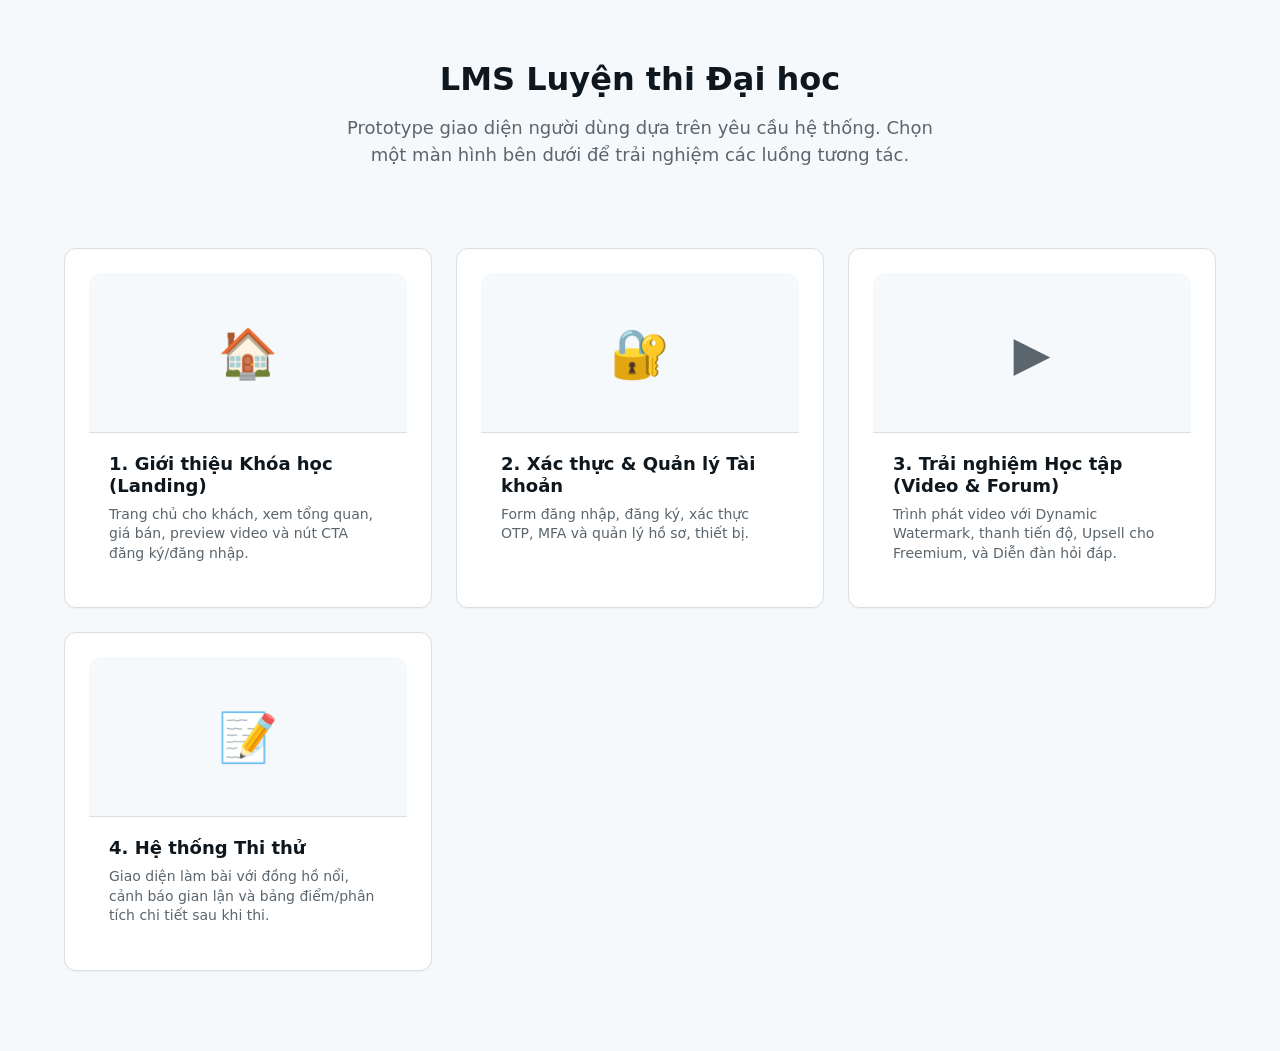
<file: UI/index.html>
<!DOCTYPE html>
<html lang="vi">
<head>
  <meta charset="UTF-8">
  <meta name="viewport" content="width=device-width, initial-scale=1.0">
  <title>LMS Luyện thi Đại học - UI Prototype</title>
  <link rel="stylesheet" href="shared.css">
  <style>
    .launcher-header {
      padding: 60px 0 40px;
      text-align: center;
    }
    .launcher-header h1 {
      font-size: 32px;
      margin-bottom: 16px;
    }
    .launcher-header p {
      color: var(--muted);
      max-width: 600px;
      margin: 0 auto;
      font-size: 18px;
    }
    .grid {
      display: grid;
      grid-template-columns: repeat(auto-fit, minmax(300px, 1fr));
      gap: 24px;
      margin-top: 40px;
      padding-bottom: 80px;
    }
    .screen-card {
      display: flex;
      flex-direction: column;
      text-decoration: none;
      color: inherit;
      transition: transform 0.2s, box-shadow 0.2s;
    }
    .screen-card:hover {
      transform: translateY(-4px);
      box-shadow: var(--shadow-lg);
      text-decoration: none;
    }
    .screen-card-img {
      height: 160px;
      background: var(--bg);
      border-bottom: 1px solid var(--border);
      display: flex;
      align-items: center;
      justify-content: center;
      border-radius: var(--radius-md) var(--radius-md) 0 0;
      color: var(--muted);
      font-size: 48px;
    }
    .screen-card-content {
      padding: 20px;
      flex: 1;
    }
    .screen-card-title {
      font-size: 18px;
      margin-bottom: 8px;
      color: var(--fg);
    }
    .screen-card-desc {
      font-size: 14px;
      color: var(--muted);
      line-height: 1.4;
    }
  </style>
</head>
<body>
  <div class="container">
    <div class="launcher-header">
      <h1>LMS Luyện thi Đại học</h1>
      <p>Prototype giao diện người dùng dựa trên yêu cầu hệ thống. Chọn một màn hình bên dưới để trải nghiệm các luồng tương tác.</p>
    </div>

    <div class="grid">
      <a href="landing.html" class="card screen-card">
        <div class="screen-card-img">🏠</div>
        <div class="screen-card-content">
          <h3 class="screen-card-title">1. Giới thiệu Khóa học (Landing)</h3>
          <p class="screen-card-desc">Trang chủ cho khách, xem tổng quan, giá bán, preview video và nút CTA đăng ký/đăng nhập.</p>
        </div>
      </a>

      <a href="auth.html" class="card screen-card">
        <div class="screen-card-img">🔐</div>
        <div class="screen-card-content">
          <h3 class="screen-card-title">2. Xác thực & Quản lý Tài khoản</h3>
          <p class="screen-card-desc">Form đăng nhập, đăng ký, xác thực OTP, MFA và quản lý hồ sơ, thiết bị.</p>
        </div>
      </a>

      <a href="learning.html" class="card screen-card">
        <div class="screen-card-img">▶️</div>
        <div class="screen-card-content">
          <h3 class="screen-card-title">3. Trải nghiệm Học tập (Video & Forum)</h3>
          <p class="screen-card-desc">Trình phát video với Dynamic Watermark, thanh tiến độ, Upsell cho Freemium, và Diễn đàn hỏi đáp.</p>
        </div>
      </a>

      <a href="quiz.html" class="card screen-card">
        <div class="screen-card-img">📝</div>
        <div class="screen-card-content">
          <h3 class="screen-card-title">4. Hệ thống Thi thử</h3>
          <p class="screen-card-desc">Giao diện làm bài với đồng hồ nổi, cảnh báo gian lận và bảng điểm/phân tích chi tiết sau khi thi.</p>
        </div>
      </a>
    </div>
  </div>
</body>
</html>
</file>
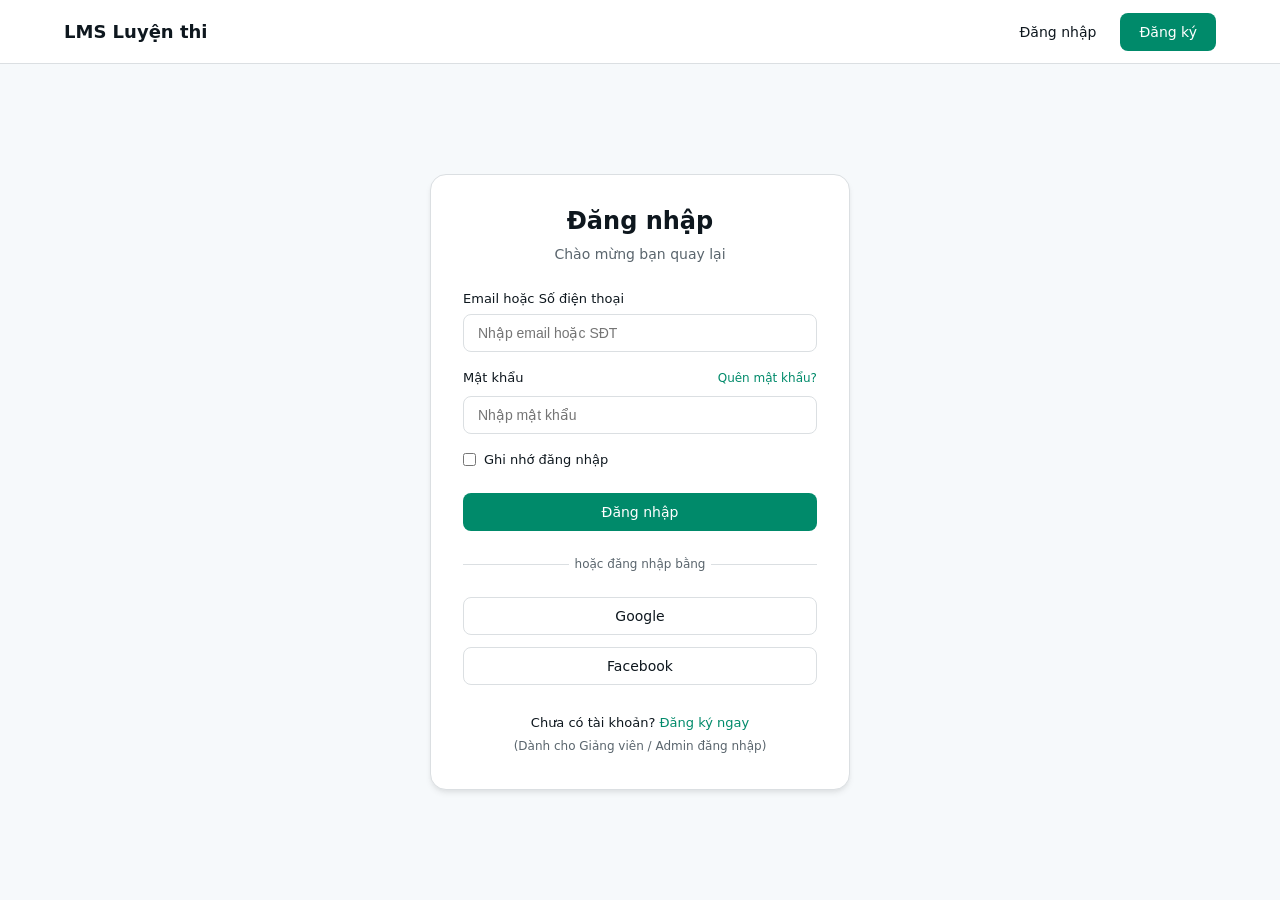
<file: UI/auth.html>
<!DOCTYPE html>
<html lang="vi">
<head>
  <meta charset="UTF-8">
  <meta name="viewport" content="width=device-width, initial-scale=1.0">
  <title>Xác thực & Tài khoản - LMS Luyện thi</title>
  <link rel="stylesheet" href="shared.css">
  <style>
    body {
      background: var(--bg);
      display: flex;
      flex-direction: column;
      min-height: 100vh;
    }
    .auth-wrapper {
      flex: 1;
      display: flex;
      align-items: center;
      justify-content: center;
      padding: 40px 24px;
    }
    .auth-container {
      width: 100%;
      max-width: 420px;
      margin: 0 auto;
    }
    .auth-card {
      background: var(--surface);
      border-radius: var(--radius-lg);
      padding: 32px;
      box-shadow: var(--shadow-md);
      border: 1px solid var(--border);
    }
    .auth-header {
      text-align: center;
      margin-bottom: 24px;
    }
    .auth-title {
      font-size: 24px;
      margin-bottom: 8px;
    }
    .auth-subtitle {
      color: var(--muted);
      font-size: 14px;
    }
    .auth-panel {
      display: none;
    }
    .auth-panel.active {
      display: block;
      animation: fadeIn 0.3s ease;
    }
    @keyframes fadeIn {
      from { opacity: 0; transform: translateY(10px); }
      to { opacity: 1; transform: translateY(0); }
    }
    
    .form-group {
      margin-bottom: 16px;
    }
    .password-checklist {
      background: var(--bg);
      border-radius: var(--radius-sm);
      padding: 12px;
      margin-top: 8px;
      font-size: 12px;
    }
    .checklist-item {
      display: flex;
      align-items: center;
      gap: 6px;
      margin-bottom: 4px;
      color: var(--muted);
    }
    .checklist-item.valid {
      color: var(--success);
    }
    .checklist-item:last-child { margin-bottom: 0; }
    
    .divider {
      display: flex;
      align-items: center;
      text-align: center;
      margin: 24px 0;
      color: var(--muted);
      font-size: 12px;
    }
    .divider::before, .divider::after {
      content: '';
      flex: 1;
      border-bottom: 1px solid var(--border);
    }
    .divider:not(:empty)::before { margin-right: .5em; }
    .divider:not(:empty)::after { margin-left: .5em; }
    
    .oauth-btn {
      width: 100%;
      background: var(--surface);
      border: 1px solid var(--border);
      color: var(--fg);
      margin-bottom: 12px;
    }
    .oauth-btn:hover { background: var(--bg); }
    
    .otp-inputs {
      display: flex;
      gap: 8px;
      justify-content: center;
      margin: 24px 0;
    }
    .otp-input {
      width: 48px;
      height: 56px;
      text-align: center;
      font-size: 24px;
      font-weight: 600;
      border-radius: var(--radius-sm);
      border: 1px solid var(--border);
    }
    .otp-input:focus {
      border-color: var(--accent);
      outline: none;
    }
    .timer {
      font-family: var(--font-mono, monospace);
      color: var(--warning);
      font-weight: 600;
    }
    
    /* Settings panel styling */
    .settings-container {
      max-width: 800px;
      margin: 40px auto;
      padding: 0 24px;
      display: none;
    }
    .settings-container.active { display: block; }
    
    .settings-layout {
      display: grid;
      grid-template-columns: 240px 1fr;
      gap: 32px;
    }
    .settings-nav {
      display: flex;
      flex-direction: column;
      gap: 8px;
    }
    .nav-item {
      padding: 10px 16px;
      border-radius: var(--radius-sm);
      color: var(--muted);
      cursor: pointer;
      font-weight: 500;
      transition: background 0.2s, color 0.2s;
    }
    .nav-item:hover { background: var(--bg); color: var(--fg); }
    .nav-item.active { background: color-mix(in oklch, var(--accent) 15%, transparent); color: var(--accent); }
    
    .settings-section {
      background: var(--surface);
      border-radius: var(--radius-lg);
      border: 1px solid var(--border);
      padding: 32px;
      margin-bottom: 24px;
    }
    .settings-section h2 { margin-bottom: 24px; font-size: 20px; }
    
    .qr-box {
      width: 160px;
      height: 160px;
      background: #fff;
      border: 1px solid var(--border);
      border-radius: var(--radius-sm);
      display: grid;
      place-items: center;
      margin: 16px 0;
    }
    .backup-codes {
      display: grid;
      grid-template-columns: 1fr 1fr;
      gap: 12px;
      background: var(--bg);
      padding: 16px;
      border-radius: var(--radius-sm);
      font-family: monospace;
      font-size: 14px;
    }
    .device-list {
      display: flex;
      flex-direction: column;
      gap: 16px;
    }
    .device-item {
      display: flex;
      justify-content: space-between;
      align-items: center;
      padding-bottom: 16px;
      border-bottom: 1px solid var(--border);
    }
    .device-item:last-child { border-bottom: none; padding-bottom: 0; }
    
    @media (max-width: 768px) {
      .settings-layout { grid-template-columns: 1fr; }
    }
  </style>
</head>
<body>
  
  <nav class="navbar">
    <div class="container flex items-center justify-between w-full">
      <a href="index.html" class="navbar-brand">LMS Luyện thi</a>
      <div id="nav-user-actions">
        <button class="btn btn-ghost" onclick="showPanel('login-panel')">Đăng nhập</button>
        <button class="btn btn-primary" onclick="showPanel('register-panel')">Đăng ký</button>
      </div>
    </div>
  </nav>

  <!-- Centered Auth Forms -->
  <div class="auth-wrapper" id="auth-wrapper">
    <div class="auth-container">
      <div class="auth-card">
        
        <!-- LOGIN PANEL -->
        <div id="login-panel" class="auth-panel active">
          <div class="auth-header">
            <h1 class="auth-title">Đăng nhập</h1>
            <p class="auth-subtitle">Chào mừng bạn quay lại</p>
          </div>
          <form onsubmit="handleLogin(event)">
            <div class="form-group">
              <label class="label">Email hoặc Số điện thoại</label>
              <input type="text" class="input" placeholder="Nhập email hoặc SĐT" required>
            </div>
            <div class="form-group">
              <div class="flex justify-between items-center mb-2">
                <label class="label" style="margin-bottom:0;">Mật khẩu</label>
                <a href="#" style="font-size:12px;">Quên mật khẩu?</a>
              </div>
              <input type="password" class="input" placeholder="Nhập mật khẩu" required>
            </div>
            <div class="flex items-center gap-2 mb-6">
              <input type="checkbox" id="remember">
              <label for="remember" style="font-size:13px; cursor:pointer;">Ghi nhớ đăng nhập</label>
            </div>
            <button type="submit" class="btn btn-primary w-full">Đăng nhập</button>
          </form>
          
          <div class="divider">hoặc đăng nhập bằng</div>
          <button class="btn oauth-btn">Google</button>
          <button class="btn oauth-btn">Facebook</button>
          
          <div class="text-center mt-4" style="font-size: 13px;">
            Chưa có tài khoản? <a href="#" onclick="showPanel('register-panel')">Đăng ký ngay</a>
          </div>
          <div class="text-center mt-6">
            <a href="#" class="text-muted" style="font-size: 12px;">(Dành cho Giảng viên / Admin đăng nhập)</a>
          </div>
        </div>

        <!-- REGISTER PANEL -->
        <div id="register-panel" class="auth-panel">
          <div class="auth-header">
            <h1 class="auth-title">Tạo tài khoản</h1>
            <p class="auth-subtitle">Bắt đầu hành trình luyện thi của bạn</p>
          </div>
          <form onsubmit="handleRegister(event)">
            <div class="form-group">
              <label class="label">Họ và tên</label>
              <input type="text" class="input" placeholder="Nguyễn Văn A" required>
            </div>
            <div class="flex gap-4">
              <div class="form-group w-full">
                <label class="label">Số điện thoại</label>
                <input type="tel" class="input" placeholder="09xxxx" required>
              </div>
              <div class="form-group w-full">
                <label class="label">Email</label>
                <input type="email" class="input" placeholder="email@example.com" required>
              </div>
            </div>
            <div class="form-group">
              <label class="label">Mật khẩu</label>
              <input type="password" class="input" id="reg-password" placeholder="Tạo mật khẩu" oninput="checkPassword()" required>
              <div class="password-checklist">
                <div class="checklist-item" id="chk-len">✓ Tối thiểu 8 ký tự</div>
                <div class="checklist-item" id="chk-upper">✓ 1 chữ hoa</div>
                <div class="checklist-item" id="chk-num">✓ 1 chữ số</div>
                <div class="checklist-item" id="chk-spec">✓ 1 ký tự đặc biệt</div>
              </div>
            </div>
            <div class="form-group">
              <label class="label">Xác nhận mật khẩu</label>
              <input type="password" class="input" placeholder="Nhập lại mật khẩu" required>
            </div>
            <button type="submit" class="btn btn-primary w-full mt-4">Đăng ký</button>
          </form>
          <div class="text-center mt-4" style="font-size: 13px;">
            Đã có tài khoản? <a href="#" onclick="showPanel('login-panel')">Đăng nhập</a>
          </div>
        </div>

        <!-- OTP PANEL -->
        <div id="otp-panel" class="auth-panel">
          <div class="auth-header">
            <h1 class="auth-title">Xác thực OTP</h1>
            <p class="auth-subtitle">Mã 6 chữ số đã được gửi qua SMS</p>
          </div>
          <form onsubmit="handleOTP(event)">
            <div class="otp-inputs">
              <input type="text" maxlength="1" class="otp-input" autofocus>
              <input type="text" maxlength="1" class="otp-input">
              <input type="text" maxlength="1" class="otp-input">
              <input type="text" maxlength="1" class="otp-input">
              <input type="text" maxlength="1" class="otp-input">
              <input type="text" maxlength="1" class="otp-input">
            </div>
            <div class="text-center mb-6">
              <span class="text-muted" style="font-size: 13px;">Mã hết hạn sau:</span>
              <span class="timer" id="otp-timer">05:00</span>
            </div>
            <button type="submit" class="btn btn-primary w-full mb-4">Xác nhận</button>
            <div class="text-center">
              <button type="button" class="btn btn-ghost" style="font-size: 13px;" disabled id="resend-btn">Gửi lại mã (còn 3 lần)</button>
            </div>
          </form>
        </div>

      </div>
    </div>
  </div>

  <!-- SETTINGS PANEL (Shown after auth) -->
  <div class="settings-container" id="settings-container">
    <div class="settings-layout">
      
      <div class="settings-nav">
        <div class="nav-item active" onclick="switchSetting('profile', this)">Thông tin cá nhân</div>
        <div class="nav-item" onclick="switchSetting('security', this)">Bảo mật & MFA</div>
        <div class="nav-item" onclick="switchSetting('devices', this)">Quản lý thiết bị</div>
        <div class="nav-item text-danger" onclick="logout()" style="margin-top: 16px;">Đăng xuất</div>
      </div>
      
      <div class="settings-content">
        
        <!-- Profile -->
        <div id="setting-profile" class="settings-section">
          <h2>Hồ sơ của bạn</h2>
          <div class="flex gap-4 items-center mb-6">
            <div style="width: 80px; height: 80px; border-radius: 50%; background: var(--bg); display: grid; place-items: center; font-size: 32px; border: 1px solid var(--border);">👤</div>
            <button class="btn btn-outline">Đổi ảnh đại diện</button>
          </div>
          <div class="grid" style="grid-template-columns: 1fr 1fr; gap: 16px;">
            <div class="form-group">
              <label class="label">Họ và tên</label>
              <input type="text" class="input" value="Nguyễn Văn A">
            </div>
            <div class="form-group">
              <label class="label">Ngày sinh</label>
              <input type="date" class="input" value="2005-01-01">
            </div>
            <div class="form-group">
              <label class="label">Giới tính</label>
              <select class="input">
                <option>Nam</option>
                <option>Nữ</option>
                <option>Khác</option>
              </select>
            </div>
            <div class="form-group">
              <label class="label">Email (Không thể đổi)</label>
              <input type="email" class="input" value="nguyenvana@example.com" disabled>
            </div>
          </div>
          <button class="btn btn-primary mt-4">Lưu thay đổi</button>
        </div>
        
        <!-- Security MFA -->
        <div id="setting-security" class="settings-section" style="display:none;">
          <h2>Xác thực đa yếu tố (MFA)</h2>
          <p class="text-muted mb-4">Quét mã QR dưới đây bằng Google Authenticator hoặc Authy để bật MFA.</p>
          <div class="flex gap-6">
            <div>
              <div class="qr-box">
                <img src="data:image/svg+xml,%3Csvg xmlns='http://www.w3.org/2000/svg' width='120' height='120' viewBox='0 0 120 120'%3E%3Cpath d='M10 10h30v30H10zM80 10h30v30H80zM10 80h30v30H10zM45 45h30v30H45z' fill='%23000'/%3E%3Cpath d='M20 20h10v10H20zM90 20h10v10H90zM20 90h10v10H20z' fill='%23fff'/%3E%3C/svg%3E" alt="QR" width="120">
              </div>
              <div class="form-group">
                <input type="text" class="input" placeholder="Nhập mã 6 số từ app">
              </div>
              <button class="btn btn-primary w-full">Kích hoạt MFA</button>
            </div>
            
            <div style="flex: 1;">
              <h3 style="font-size: 14px; margin-bottom: 12px;">Mã dự phòng (Backup Codes)</h3>
              <p class="text-muted mb-4" style="font-size: 13px;">Lưu lại 10 mã này để đăng nhập khi mất thiết bị. Mỗi mã chỉ dùng 1 lần.</p>
              <div class="backup-codes">
                <div>8291-A48X</div>
                <div>L2M9-10P3</div>
                <div>X9K1-44B2</div>
                <div>99A1-ZZ4X</div>
                <div>P101-C443</div>
                <div>8291-A48X</div>
                <div>L2M9-10P3</div>
                <div>X9K1-44B2</div>
                <div>99A1-ZZ4X</div>
                <div>P101-C443</div>
              </div>
              <button class="btn btn-outline w-full mt-4">Tải xuống file TXT</button>
            </div>
          </div>
        </div>
        
        <!-- Devices -->
        <div id="setting-devices" class="settings-section" style="display:none;">
          <h2>Phiên đăng nhập</h2>
          <p class="text-muted mb-6">Quản lý các thiết bị đang đăng nhập tài khoản của bạn.</p>
          <div class="device-list">
            <div class="device-item">
              <div>
                <div style="font-weight: 500; margin-bottom: 4px;">MacBook Pro (Thiết bị hiện tại)</div>
                <div class="text-muted" style="font-size: 13px;">Chrome 114 • IP: 192.168.1.1 • Vừa xong</div>
              </div>
              <span class="badge badge-success">Đang dùng</span>
            </div>
            <div class="device-item">
              <div>
                <div style="font-weight: 500; margin-bottom: 4px;">iPhone 14 Pro</div>
                <div class="text-muted" style="font-size: 13px;">Safari iOS • IP: 14.22.x.x • Hôm qua</div>
              </div>
              <button class="btn btn-outline" style="padding: 6px 12px; font-size: 12px;">Đăng xuất</button>
            </div>
            <div class="device-item">
              <div>
                <div style="font-weight: 500; margin-bottom: 4px;">Windows PC</div>
                <div class="text-muted" style="font-size: 13px;">Edge • IP: 113.160.x.x • 3 ngày trước</div>
              </div>
              <button class="btn btn-outline" style="padding: 6px 12px; font-size: 12px;">Đăng xuất</button>
            </div>
          </div>
        </div>
        
      </div>
    </div>
  </div>

  <script>
    function showPanel(id) {
      document.querySelectorAll('.auth-panel').forEach(p => p.classList.remove('active'));
      document.getElementById(id).classList.add('active');
    }
    
    function switchSetting(id, el) {
      document.querySelectorAll('.settings-section').forEach(s => s.style.display = 'none');
      document.querySelectorAll('.nav-item').forEach(n => n.classList.remove('active'));
      document.getElementById('setting-' + id).style.display = 'block';
      el.classList.add('active');
    }

    // Handle form submissions for prototype flow
    function handleLogin(e) {
      e.preventDefault();
      // Simulate sending OTP
      showPanel('otp-panel');
      startTimer();
    }
    function handleRegister(e) {
      e.preventDefault();
      // Simulate going to OTP
      showPanel('otp-panel');
      startTimer();
    }
    function handleOTP(e) {
      e.preventDefault();
      // Success auth, show settings
      document.getElementById('auth-wrapper').style.display = 'none';
      document.getElementById('nav-user-actions').style.display = 'none';
      document.getElementById('settings-container').classList.add('active');
    }
    function logout() {
      document.getElementById('settings-container').classList.remove('active');
      document.getElementById('auth-wrapper').style.display = 'flex';
      document.getElementById('nav-user-actions').style.display = 'block';
      showPanel('login-panel');
    }

    // OTP Timer
    let timerInt;
    function startTimer() {
      clearInterval(timerInt);
      let time = 300; // 5 mins
      const el = document.getElementById('otp-timer');
      timerInt = setInterval(() => {
        time--;
        const m = Math.floor(time / 60).toString().padStart(2, '0');
        const s = (time % 60).toString().padStart(2, '0');
        el.textContent = `${m}:${s}`;
        if(time <= 0) {
          clearInterval(timerInt);
          document.getElementById('resend-btn').removeAttribute('disabled');
        }
      }, 1000);
    }

    // Auto-advance OTP inputs
    const inputs = document.querySelectorAll('.otp-input');
    inputs.forEach((inpt, idx) => {
      inpt.addEventListener('input', () => {
        if(inpt.value && idx < inputs.length - 1) inputs[idx+1].focus();
      });
      inpt.addEventListener('keydown', (e) => {
        if(e.key === 'Backspace' && !inpt.value && idx > 0) inputs[idx-1].focus();
      });
    });

    // Password strength checklist simulator
    function checkPassword() {
      const val = document.getElementById('reg-password').value;
      const chkLen = document.getElementById('chk-len');
      const chkUpper = document.getElementById('chk-upper');
      const chkNum = document.getElementById('chk-num');
      const chkSpec = document.getElementById('chk-spec');
      
      val.length >= 8 ? chkLen.classList.add('valid') : chkLen.classList.remove('valid');
      /[A-Z]/.test(val) ? chkUpper.classList.add('valid') : chkUpper.classList.remove('valid');
      /[0-9]/.test(val) ? chkNum.classList.add('valid') : chkNum.classList.remove('valid');
      /[^a-zA-Z0-9]/.test(val) ? chkSpec.classList.add('valid') : chkSpec.classList.remove('valid');
    }
  </script>
</body>
</html>
</file>
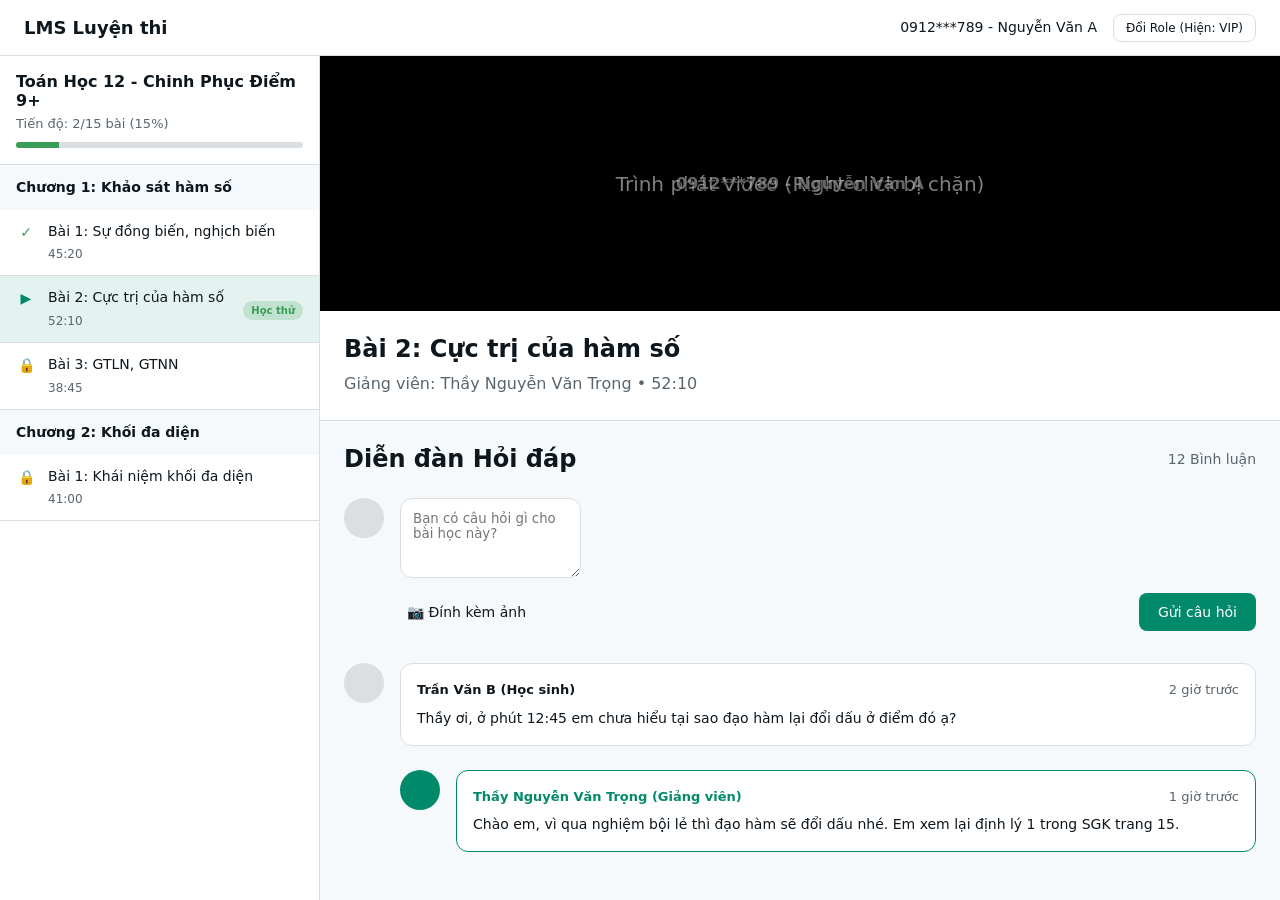
<file: UI/learning.html>
<!DOCTYPE html>
<html lang="vi">
<head>
  <meta charset="UTF-8">
  <meta name="viewport" content="width=device-width, initial-scale=1.0">
  <title>Phòng học - LMS Luyện thi</title>
  <link rel="stylesheet" href="shared.css">
  <style>
    body {
      background: var(--bg);
      display: flex;
      flex-direction: column;
      height: 100vh;
      overflow: hidden;
    }
    .learning-layout {
      display: flex;
      flex: 1;
      overflow: hidden;
    }
    
    /* Sidebar */
    .sidebar {
      width: 320px;
      background: var(--surface);
      border-right: 1px solid var(--border);
      display: flex;
      flex-direction: column;
      flex-shrink: 0;
    }
    .sidebar-header {
      padding: 16px;
      border-bottom: 1px solid var(--border);
    }
    .progress-bar {
      height: 6px;
      background: var(--border);
      border-radius: 999px;
      margin-top: 8px;
      overflow: hidden;
    }
    .progress-fill {
      height: 100%;
      background: var(--success);
      width: 15%; /* Example progress */
    }
    .curriculum-list {
      flex: 1;
      overflow-y: auto;
    }
    .chapter {
      border-bottom: 1px solid var(--border);
    }
    .chapter-title {
      padding: 12px 16px;
      background: var(--bg);
      font-weight: 600;
      font-size: 14px;
      position: sticky;
      top: 0;
    }
    .lesson {
      padding: 12px 16px;
      display: flex;
      gap: 12px;
      cursor: pointer;
      border-bottom: 1px solid var(--border);
      transition: background 0.2s;
    }
    .lesson:last-child { border-bottom: none; }
    .lesson:hover { background: var(--bg); }
    .lesson.active { background: color-mix(in oklch, var(--accent) 10%, transparent); }
    
    .lesson-icon {
      width: 20px;
      height: 20px;
      flex-shrink: 0;
      display: grid;
      place-items: center;
      font-size: 14px;
    }
    .icon-done { color: var(--success); }
    .icon-playing { color: var(--accent); }
    .icon-pending { color: var(--muted); }
    
    .lesson-info { flex: 1; }
    .lesson-name {
      font-size: 14px;
      color: var(--fg);
      margin-bottom: 4px;
      line-height: 1.4;
    }
    .lesson-duration {
      font-size: 12px;
      color: var(--muted);
    }
    
    /* Main Content */
    .main-area {
      flex: 1;
      display: flex;
      flex-direction: column;
      overflow-y: auto;
      position: relative;
    }
    
    /* Video Player */
    .video-container {
      width: 100%;
      background: #000;
      aspect-ratio: 16/9;
      position: relative;
      display: flex;
      align-items: center;
      justify-content: center;
      overflow: hidden;
    }
    .video-placeholder {
      color: #fff;
      font-size: 20px;
      opacity: 0.5;
    }
    
    /* Dynamic Watermark */
    .watermark {
      position: absolute;
      color: rgba(255,255,255,0.4);
      font-size: 16px;
      font-weight: 600;
      pointer-events: none;
      user-select: none;
      transition: all 4s linear;
      z-index: 10;
      text-shadow: 1px 1px 2px rgba(0,0,0,0.8);
    }
    
    /* Content Info */
    .content-info {
      padding: 24px;
      background: var(--surface);
      border-bottom: 1px solid var(--border);
    }
    .content-info h1 {
      font-size: 24px;
      margin-bottom: 8px;
    }
    
    /* Forum Widget */
    .forum-widget {
      padding: 24px;
      background: var(--bg);
      flex: 1;
    }
    .forum-header {
      display: flex;
      align-items: center;
      justify-content: space-between;
      margin-bottom: 24px;
    }
    .comment-item {
      display: flex;
      gap: 16px;
      margin-bottom: 24px;
    }
    .avatar {
      width: 40px;
      height: 40px;
      border-radius: 50%;
      background: var(--border);
      flex-shrink: 0;
    }
    .comment-body {
      background: var(--surface);
      border: 1px solid var(--border);
      padding: 16px;
      border-radius: var(--radius-md);
      flex: 1;
    }
    .comment-meta {
      display: flex;
      justify-content: space-between;
      margin-bottom: 8px;
      font-size: 13px;
    }
    
    /* Editor (VIP) vs Read-only (Freemium) */
    .forum-editor {
      display: flex;
      gap: 16px;
      margin-bottom: 32px;
    }
    .editor-input {
      flex: 1;
      min-height: 80px;
      border: 1px solid var(--border);
      border-radius: var(--radius-md);
      padding: 12px;
      background: var(--surface);
      resize: vertical;
      font-family: inherit;
    }
    .editor-actions {
      display: flex;
      justify-content: space-between;
      align-items: center;
      margin-top: 8px;
    }
    .freemium-banner {
      background: color-mix(in oklch, var(--warning) 15%, transparent);
      border: 1px solid color-mix(in oklch, var(--warning) 40%, transparent);
      color: var(--warning);
      padding: 16px;
      border-radius: var(--radius-md);
      margin-bottom: 32px;
      display: flex;
      justify-content: space-between;
      align-items: center;
    }
    
    /* Upsell Modal */
    .upsell-modal {
      position: fixed;
      inset: 0;
      background: rgba(0,0,0,0.6);
      backdrop-filter: blur(4px);
      z-index: 1000;
      display: none;
      align-items: center;
      justify-content: center;
    }
    .upsell-modal.active { display: flex; }
    .upsell-box {
      background: var(--surface);
      width: 100%;
      max-width: 480px;
      border-radius: var(--radius-lg);
      padding: 32px;
      text-align: center;
      box-shadow: var(--shadow-lg);
    }
    .upsell-box img {
      width: 120px;
      margin-bottom: 24px;
    }
    
    @media (max-width: 900px) {
      .learning-layout { flex-direction: column; }
      .sidebar { width: 100%; height: 40vh; order: 2; border-right: none; border-top: 1px solid var(--border); }
      .main-area { height: 60vh; order: 1; }
    }
  </style>
</head>
<body>
  
  <nav class="navbar" style="height: 56px;">
    <div class="container flex items-center justify-between w-full" style="max-width: 100%;">
      <a href="index.html" class="navbar-brand">LMS Luyện thi</a>
      <div class="flex items-center gap-4">
        <div style="font-size: 14px; font-weight: 500;">0912***789 - Nguyễn Văn A</div>
        <button class="btn btn-outline" style="padding: 6px 12px; font-size: 12px;" onclick="toggleRole()">Đổi Role (Hiện: VIP)</button>
      </div>
    </div>
  </nav>

  <div class="learning-layout">
    <!-- Sidebar -->
    <div class="sidebar">
      <div class="sidebar-header">
        <h2 style="font-size: 16px;">Toán Học 12 - Chinh Phục Điểm 9+</h2>
        <div style="font-size: 13px; color: var(--muted); margin-top: 4px;">Tiến độ: 2/15 bài (15%)</div>
        <div class="progress-bar">
          <div class="progress-fill"></div>
        </div>
      </div>
      
      <div class="curriculum-list">
        <div class="chapter">
          <div class="chapter-title">Chương 1: Khảo sát hàm số</div>
          
          <div class="lesson" onclick="loadVideo('Bài 1: Sự đồng biến, nghịch biến')">
            <div class="lesson-icon icon-done">✓</div>
            <div class="lesson-info">
              <div class="lesson-name">Bài 1: Sự đồng biến, nghịch biến</div>
              <div class="lesson-duration">45:20</div>
            </div>
          </div>
          
          <div class="lesson active" onclick="loadVideo('Bài 2: Cực trị của hàm số')">
            <div class="lesson-icon icon-playing">▶</div>
            <div class="lesson-info">
              <div class="lesson-name">Bài 2: Cực trị của hàm số</div>
              <div class="lesson-duration">52:10</div>
            </div>
            <div style="align-self: center;"><span class="badge badge-success" style="font-size: 10px;">Học thử</span></div>
          </div>
          
          <div class="lesson" onclick="checkAccess(event)">
            <div class="lesson-icon icon-pending">🔒</div>
            <div class="lesson-info">
              <div class="lesson-name">Bài 3: GTLN, GTNN</div>
              <div class="lesson-duration">38:45</div>
            </div>
          </div>
        </div>
        
        <div class="chapter">
          <div class="chapter-title">Chương 2: Khối đa diện</div>
          <div class="lesson" onclick="checkAccess(event)">
            <div class="lesson-icon icon-pending">🔒</div>
            <div class="lesson-info">
              <div class="lesson-name">Bài 1: Khái niệm khối đa diện</div>
              <div class="lesson-duration">41:00</div>
            </div>
          </div>
        </div>
      </div>
    </div>
    
    <!-- Main Area -->
    <div class="main-area">
      <!-- Video Player -->
      <div class="video-container" id="video-box" oncontextmenu="return false;">
        <div class="video-placeholder">Trình phát Video (Right-click bị chặn)</div>
        <div class="watermark" id="watermark">0912***789 - Nguyễn Văn A</div>
      </div>
      
      <!-- Content Info -->
      <div class="content-info">
        <h1 id="current-title">Bài 2: Cực trị của hàm số</h1>
        <p class="text-muted">Giảng viên: Thầy Nguyễn Văn Trọng • 52:10</p>
      </div>
      
      <!-- Forum Widget -->
      <div class="forum-widget">
        <div class="forum-header">
          <h2>Diễn đàn Hỏi đáp</h2>
          <span class="text-muted" style="font-size: 14px;">12 Bình luận</span>
        </div>
        
        <!-- Editor for VIP -->
        <div class="forum-editor" id="forum-editor">
          <div class="avatar"></div>
          <div style="flex: 1;">
            <textarea class="editor-input" placeholder="Bạn có câu hỏi gì cho bài học này?"></textarea>
            <div class="editor-actions">
              <button class="btn btn-ghost" style="padding: 6px;">📷 Đính kèm ảnh</button>
              <button class="btn btn-primary">Gửi câu hỏi</button>
            </div>
          </div>
        </div>
        
        <!-- Freemium Banner -->
        <div class="freemium-banner" id="freemium-banner" style="display: none;">
          <div>
            <div style="font-weight: 600; margin-bottom: 4px;">Tính năng hỏi đáp bị khóa</div>
            <div style="font-size: 13px;">Chỉ tài khoản VIP mới có thể gửi câu hỏi và tương tác trên diễn đàn.</div>
          </div>
          <button class="btn btn-primary" onclick="showUpsell()">Nâng cấp ngay</button>
        </div>
        
        <!-- Comments -->
        <div class="comment-item">
          <div class="avatar"></div>
          <div class="comment-body">
            <div class="comment-meta">
              <span style="font-weight: 600;">Trần Văn B (Học sinh)</span>
              <span class="text-muted">2 giờ trước</span>
            </div>
            <p style="font-size: 14px; line-height: 1.5;">Thầy ơi, ở phút 12:45 em chưa hiểu tại sao đạo hàm lại đổi dấu ở điểm đó ạ?</p>
          </div>
        </div>
        
        <div class="comment-item" style="margin-left: 56px;">
          <div class="avatar" style="background: var(--accent);"></div>
          <div class="comment-body" style="border-color: var(--accent);">
            <div class="comment-meta">
              <span style="font-weight: 600; color: var(--accent);">Thầy Nguyễn Văn Trọng (Giảng viên)</span>
              <span class="text-muted">1 giờ trước</span>
            </div>
            <p style="font-size: 14px; line-height: 1.5;">Chào em, vì qua nghiệm bội lẻ thì đạo hàm sẽ đổi dấu nhé. Em xem lại định lý 1 trong SGK trang 15.</p>
          </div>
        </div>
      </div>
    </div>
  </div>

  <!-- Upsell Modal -->
  <div class="upsell-modal" id="upsell-modal">
    <div class="upsell-box">
      <div style="font-size: 64px; margin-bottom: 16px;">👑</div>
      <h2 style="margin-bottom: 12px;">Nâng cấp VIP để mở khóa</h2>
      <p class="text-muted mb-6">Bạn đang xem bài học ở chế độ học thử. Nâng cấp tài khoản để xem toàn bộ 145 bài giảng, thi thử và đặt câu hỏi cho giảng viên.</p>
      
      <div class="text-center mb-6">
        <span style="font-size: 32px; font-weight: 700;">899,000đ</span>
      </div>
      
      <button class="btn btn-primary w-full mb-2" style="padding: 12px; font-size: 16px;" onclick="window.location.href='index.html'">Nâng cấp qua VietQR</button>
      <button class="btn btn-ghost mt-2" onclick="document.getElementById('upsell-modal').classList.remove('active')">Để sau</button>
    </div>
  </div>

  <script>
    // State
    let isVIP = true;

    // Role toggle for prototype
    function toggleRole() {
      isVIP = !isVIP;
      alert("Đã chuyển sang chế độ: " + (isVIP ? "VIP" : "Freemium"));
      if (isVIP) {
        document.getElementById('forum-editor').style.display = 'flex';
        document.getElementById('freemium-banner').style.display = 'none';
      } else {
        document.getElementById('forum-editor').style.display = 'none';
        document.getElementById('freemium-banner').style.display = 'flex';
      }
    }

    function checkAccess(e) {
      if (!isVIP) {
        showUpsell();
      } else {
        const title = e.currentTarget.querySelector('.lesson-name').innerText;
        loadVideo(title);
      }
    }

    function showUpsell() {
      document.getElementById('upsell-modal').classList.add('active');
    }

    function loadVideo(title) {
      document.getElementById('current-title').innerText = title;
      // Change active state in sidebar
    }

    // Dynamic Watermark Logic
    const watermark = document.getElementById('watermark');
    const container = document.getElementById('video-box');
    
    setInterval(() => {
      // Move randomly
      const x = Math.random() * 80; // 0-80%
      const y = Math.random() * 80; // 0-80%
      watermark.style.left = x + '%';
      watermark.style.top = y + '%';
      // Adjust opacity slightly for "chạy mờ ngẫu nhiên"
      watermark.style.opacity = (Math.random() * 0.3 + 0.2).toFixed(2);
    }, 4000);

    // Prevent F12 (Security UI requirement demo)
    document.addEventListener('keydown', (e) => {
      if (e.key === 'F12') {
        e.preventDefault();
        alert("Chức năng Developer Tools đã bị chặn trên trang này.");
      }
    });
  </script>
</body>
</html>
</file>
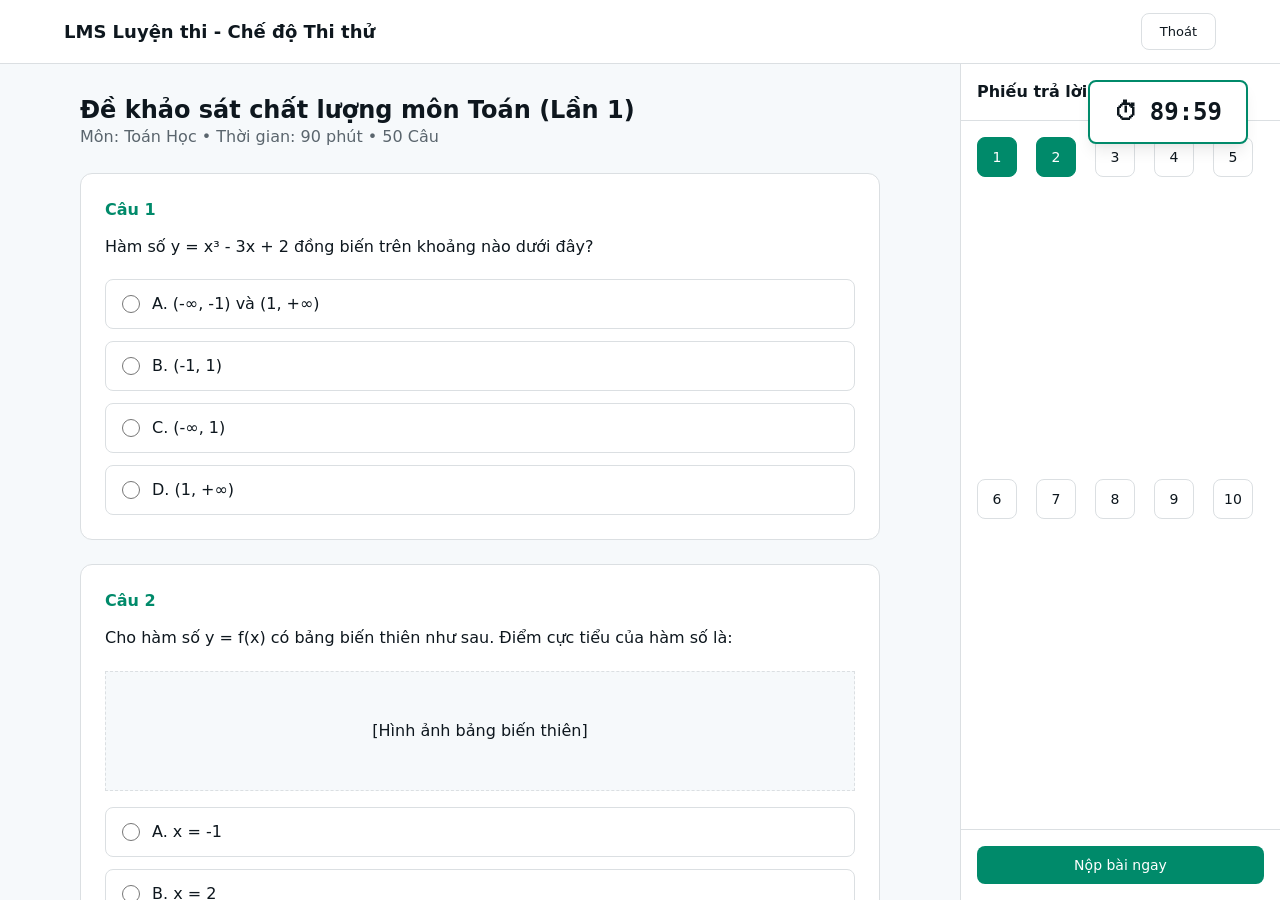
<file: UI/quiz.html>
<!DOCTYPE html>
<html lang="vi">
<head>
  <meta charset="UTF-8">
  <meta name="viewport" content="width=device-width, initial-scale=1.0">
  <title>Hệ thống Thi thử - LMS</title>
  <link rel="stylesheet" href="shared.css">
  <style>
    body {
      background: var(--bg);
      display: flex;
      flex-direction: column;
      height: 100vh;
      overflow: hidden;
    }
    
    /* Quiz Layout */
    .quiz-layout {
      flex: 1;
      display: flex;
      overflow: hidden;
    }
    
    /* Main Quiz Area */
    .quiz-main {
      flex: 1;
      overflow-y: auto;
      padding: 32px;
      padding-bottom: 80px;
    }
    .quiz-container {
      max-width: 800px;
      margin: 0 auto;
    }
    
    /* Floating Timer */
    .floating-timer {
      position: fixed;
      top: 80px;
      right: 32px;
      background: var(--surface);
      border: 2px solid var(--accent);
      border-radius: var(--radius-sm);
      padding: 12px 24px;
      box-shadow: var(--shadow-lg);
      font-family: var(--font-mono, monospace);
      font-size: 24px;
      font-weight: 700;
      color: var(--fg);
      z-index: 100;
      display: flex;
      align-items: center;
      gap: 12px;
    }
    .timer-warning {
      border-color: var(--danger);
      color: var(--danger);
      animation: pulse 1s infinite;
    }
    @keyframes pulse {
      0% { box-shadow: 0 0 0 0 rgba(220, 38, 38, 0.4); }
      70% { box-shadow: 0 0 0 10px rgba(220, 38, 38, 0); }
      100% { box-shadow: 0 0 0 0 rgba(220, 38, 38, 0); }
    }
    
    /* Questions */
    .question-card {
      background: var(--surface);
      border: 1px solid var(--border);
      border-radius: var(--radius-md);
      padding: 24px;
      margin-bottom: 24px;
    }
    .q-number {
      font-weight: 600;
      margin-bottom: 12px;
      color: var(--accent);
    }
    .q-text {
      font-size: 16px;
      margin-bottom: 20px;
      line-height: 1.6;
    }
    .q-options {
      display: flex;
      flex-direction: column;
      gap: 12px;
    }
    .option-label {
      display: flex;
      align-items: center;
      gap: 12px;
      padding: 12px 16px;
      border: 1px solid var(--border);
      border-radius: var(--radius-sm);
      cursor: pointer;
      transition: all 0.2s;
    }
    .option-label:hover { background: var(--bg); }
    input[type="radio"] {
      width: 18px;
      height: 18px;
      accent-color: var(--accent);
    }
    input[type="radio"]:checked + .option-text {
      font-weight: 500;
    }
    .option-label.selected {
      border-color: var(--accent);
      background: color-mix(in oklch, var(--accent) 5%, transparent);
    }
    
    /* Sidebar / Answer Sheet */
    .quiz-sidebar {
      width: 320px;
      background: var(--surface);
      border-left: 1px solid var(--border);
      display: flex;
      flex-direction: column;
    }
    .sheet-header {
      padding: 16px;
      border-bottom: 1px solid var(--border);
      font-weight: 600;
    }
    .sheet-grid {
      padding: 16px;
      display: grid;
      grid-template-columns: repeat(5, 1fr);
      gap: 8px;
      overflow-y: auto;
      flex: 1;
    }
    .sheet-btn {
      width: 40px;
      height: 40px;
      border-radius: var(--radius-sm);
      border: 1px solid var(--border);
      display: grid;
      place-items: center;
      font-size: 14px;
      font-weight: 500;
      background: var(--surface);
      cursor: pointer;
    }
    .sheet-btn.done {
      background: var(--accent);
      color: white;
      border-color: var(--accent);
    }
    .sheet-footer {
      padding: 16px;
      border-top: 1px solid var(--border);
    }
    
    /* Modals */
    .cheat-modal, .result-modal {
      position: fixed;
      inset: 0;
      background: rgba(0,0,0,0.7);
      backdrop-filter: blur(4px);
      z-index: 1000;
      display: none;
      align-items: center;
      justify-content: center;
    }
    .cheat-modal.active, .result-modal.active { display: flex; }
    
    .modal-box {
      background: var(--surface);
      width: 100%;
      max-width: 440px;
      border-radius: var(--radius-lg);
      padding: 32px;
      text-align: center;
      box-shadow: var(--shadow-lg);
    }
    
    /* Results Dashboard */
    .result-dashboard {
      max-width: 1000px;
      margin: 0 auto;
      display: none;
      padding: 32px;
    }
    .score-banner {
      background: color-mix(in oklch, var(--success) 10%, transparent);
      border: 1px solid var(--success);
      padding: 32px;
      border-radius: var(--radius-lg);
      text-align: center;
      margin-bottom: 32px;
    }
    .score-circle {
      width: 120px;
      height: 120px;
      border-radius: 50%;
      background: white;
      border: 4px solid var(--success);
      display: flex;
      flex-direction: column;
      align-items: center;
      justify-content: center;
      margin: 0 auto 16px;
    }
    
    .analysis-grid {
      display: grid;
      grid-template-columns: 1fr 1fr;
      gap: 24px;
      margin-bottom: 32px;
    }
    
    .chart-box {
      background: var(--surface);
      border: 1px solid var(--border);
      border-radius: var(--radius-md);
      padding: 24px;
      min-height: 200px;
      display: flex;
      flex-direction: column;
      align-items: center;
      justify-content: center;
    }
    
    .solution-table {
      width: 100%;
      border-collapse: collapse;
      background: var(--surface);
      border: 1px solid var(--border);
      border-radius: var(--radius-md);
      overflow: hidden;
    }
    .solution-table th, .solution-table td {
      padding: 12px 16px;
      text-align: left;
      border-bottom: 1px solid var(--border);
    }
    .solution-table th { background: var(--bg); font-weight: 600; }
    
    .badge-correct { color: var(--success); font-weight: 600; }
    .badge-wrong { color: var(--danger); font-weight: 600; }
  </style>
</head>
<body>
  
  <nav class="navbar">
    <div class="container flex items-center justify-between w-full">
      <div class="navbar-brand">LMS Luyện thi - Chế độ Thi thử</div>
      <button class="btn btn-outline" style="font-size: 13px;" onclick="window.location.href='index.html'">Thoát</button>
    </div>
  </nav>

  <!-- ACTIVE QUIZ VIEW -->
  <div class="quiz-layout" id="quiz-view">
    
    <!-- Floating Timer -->
    <div class="floating-timer" id="timer">
      ⏱ <span id="time-display">90:00</span>
    </div>

    <!-- Main Quiz -->
    <div class="quiz-main">
      <div class="quiz-container">
        
        <h2>Đề khảo sát chất lượng môn Toán (Lần 1)</h2>
        <p class="text-muted mb-6">Môn: Toán Học • Thời gian: 90 phút • 50 Câu</p>
        
        <!-- Question 1 -->
        <div class="question-card" id="q1">
          <div class="q-number">Câu 1</div>
          <div class="q-text">Hàm số y = x³ - 3x + 2 đồng biến trên khoảng nào dưới đây?</div>
          <div class="q-options">
            <label class="option-label" onclick="selectOpt(this, 1)">
              <input type="radio" name="q1">
              <span class="option-text">A. (-∞, -1) và (1, +∞)</span>
            </label>
            <label class="option-label" onclick="selectOpt(this, 1)">
              <input type="radio" name="q1">
              <span class="option-text">B. (-1, 1)</span>
            </label>
            <label class="option-label" onclick="selectOpt(this, 1)">
              <input type="radio" name="q1">
              <span class="option-text">C. (-∞, 1)</span>
            </label>
            <label class="option-label" onclick="selectOpt(this, 1)">
              <input type="radio" name="q1">
              <span class="option-text">D. (1, +∞)</span>
            </label>
          </div>
        </div>

        <!-- Question 2 -->
        <div class="question-card" id="q2">
          <div class="q-number">Câu 2</div>
          <div class="q-text">Cho hàm số y = f(x) có bảng biến thiên như sau. Điểm cực tiểu của hàm số là:</div>
          <div style="width: 100%; height: 120px; background: var(--bg); display:grid; place-items:center; margin-bottom: 16px; border: 1px dashed var(--border);">[Hình ảnh bảng biến thiên]</div>
          <div class="q-options">
            <label class="option-label" onclick="selectOpt(this, 2)">
              <input type="radio" name="q2">
              <span class="option-text">A. x = -1</span>
            </label>
            <label class="option-label" onclick="selectOpt(this, 2)">
              <input type="radio" name="q2">
              <span class="option-text">B. x = 2</span>
            </label>
            <label class="option-label" onclick="selectOpt(this, 2)">
              <input type="radio" name="q2">
              <span class="option-text">C. x = 0</span>
            </label>
            <label class="option-label" onclick="selectOpt(this, 2)">
              <input type="radio" name="q2">
              <span class="option-text">D. x = 1</span>
            </label>
          </div>
        </div>

      </div>
    </div>
    
    <!-- Sidebar Sheet -->
    <div class="quiz-sidebar">
      <div class="sheet-header">Phiếu trả lời (2/50)</div>
      <div class="sheet-grid">
        <div class="sheet-btn done">1</div>
        <div class="sheet-btn done">2</div>
        <div class="sheet-btn">3</div>
        <div class="sheet-btn">4</div>
        <div class="sheet-btn">5</div>
        <div class="sheet-btn">6</div>
        <div class="sheet-btn">7</div>
        <div class="sheet-btn">8</div>
        <div class="sheet-btn">9</div>
        <div class="sheet-btn">10</div>
        <!-- Add more buttons conceptually -->
      </div>
      <div class="sheet-footer">
        <button class="btn btn-primary w-full" onclick="submitQuiz()">Nộp bài ngay</button>
      </div>
    </div>
  </div>

  <!-- POST-QUIZ DASHBOARD -->
  <div class="result-dashboard" id="result-view">
    <div class="flex items-center justify-between mb-6">
      <h2>Kết quả Bài thi</h2>
      <button class="btn btn-outline" onclick="window.location.href='index.html'">Quay lại Khóa học</button>
    </div>
    
    <div class="score-banner">
      <div class="score-circle">
        <div style="font-size: 32px; font-weight: 700; line-height: 1;">8.4</div>
        <div style="font-size: 12px; color: var(--muted);">Điểm</div>
      </div>
      <h3 style="font-size: 20px; margin-bottom: 8px;">Khá lắm, Nguyễn Văn A!</h3>
      <p style="color: var(--muted);">Bạn đúng 42/50 câu. Thời gian làm bài: 82 phút 15 giây.</p>
    </div>
    
    <div class="analysis-grid">
      <div class="chart-box">
        <h3 style="margin-bottom: 16px; font-size: 16px;">Phân tích theo Chuyên đề</h3>
        <!-- Pseudo Chart -->
        <div style="width: 100%; display: flex; align-items: flex-end; justify-content: space-around; height: 120px; padding: 0 16px; border-bottom: 1px solid var(--border);">
          <div style="width: 40px; height: 100%; background: var(--success);" title="Hàm số: 100%"></div>
          <div style="width: 40px; height: 80%; background: var(--accent);" title="Mũ & Logarit: 80%"></div>
          <div style="width: 40px; height: 50%; background: var(--warning);" title="Tích phân: 50%"></div>
          <div style="width: 40px; height: 30%; background: var(--danger);" title="Oxyz: 30%"></div>
        </div>
        <div style="display: flex; justify-content: space-around; width: 100%; margin-top: 8px; font-size: 11px; color: var(--muted);">
          <span>Hàm số</span>
          <span>Logarit</span>
          <span>Tích phân</span>
          <span>Oxyz</span>
        </div>
      </div>
      
      <div class="chart-box">
        <h3 style="margin-bottom: 16px; font-size: 16px;">Phân loại lỗi sai</h3>
        <ul style="width: 100%; list-style: none; font-size: 14px;">
          <li style="display: flex; justify-content: space-between; margin-bottom: 12px;">
            <span>Lỗi tính toán:</span> <strong>5 câu</strong>
          </li>
          <li style="display: flex; justify-content: space-between; margin-bottom: 12px;">
            <span>Lỗi thiếu điều kiện:</span> <strong>2 câu</strong>
          </li>
          <li style="display: flex; justify-content: space-between; margin-bottom: 12px;">
            <span>Chưa biết cách giải:</span> <strong>1 câu</strong>
          </li>
        </ul>
      </div>
    </div>
    
    <h3 style="margin-bottom: 16px;">Bảng Lời giải Chi tiết</h3>
    <table class="solution-table">
      <thead>
        <tr>
          <th>Câu</th>
          <th>Đáp án của bạn</th>
          <th>Đáp án đúng</th>
          <th>Chuyên đề</th>
          <th>Hành động</th>
        </tr>
      </thead>
      <tbody>
        <tr>
          <td>1</td>
          <td class="badge-correct">A</td>
          <td>A</td>
          <td>Đơn điệu hàm số</td>
          <td><a href="#">Xem chi tiết</a></td>
        </tr>
        <tr>
          <td>2</td>
          <td class="badge-wrong">B</td>
          <td>C</td>
          <td>Cực trị</td>
          <td><a href="#">Xem chi tiết</a></td>
        </tr>
        <tr>
          <td>3</td>
          <td class="badge-correct">D</td>
          <td>D</td>
          <td>Đồ thị hàm số</td>
          <td><a href="#">Xem chi tiết</a></td>
        </tr>
      </tbody>
    </table>
  </div>

  <!-- Anti-Cheat Modal -->
  <div class="cheat-modal" id="cheat-modal">
    <div class="modal-box">
      <div style="font-size: 48px; margin-bottom: 16px;">⚠️</div>
      <h2 class="text-danger">Cảnh báo Vi phạm</h2>
      <p id="cheat-msg">Bạn vừa rời khỏi tab bài thi. Đây là lần vi phạm thứ 1. Nếu vi phạm 3 lần, bài thi sẽ tự động khóa và nộp.</p>
      <button class="btn btn-primary mt-4 w-full" onclick="dismissCheat()">Tiếp tục làm bài</button>
    </div>
  </div>

  <script>
    // Selection logic
    function selectOpt(labelEl, qNum) {
      // Remove selected class from siblings
      const options = labelEl.parentElement.querySelectorAll('.option-label');
      options.forEach(opt => opt.classList.remove('selected'));
      // Add selected
      labelEl.classList.add('selected');
    }
    
    // Timer Logic (Preserves on refresh natively by writing to localStorage)
    let timeLeft = parseInt(localStorage.getItem('quiz_time')) || 90 * 60; // 90 mins
    let timerInt;
    
    function updateTimer() {
      if (timeLeft <= 0) {
        clearInterval(timerInt);
        submitQuiz();
        return;
      }
      
      const m = Math.floor(timeLeft / 60).toString().padStart(2, '0');
      const s = (timeLeft % 60).toString().padStart(2, '0');
      document.getElementById('time-display').textContent = `${m}:${s}`;
      
      if (timeLeft <= 300) { // 5 mins left
        document.getElementById('timer').classList.add('timer-warning');
      }
      
      localStorage.setItem('quiz_time', timeLeft);
      timeLeft--;
    }
    
    // Start timer only if in quiz view
    if (document.getElementById('quiz-view').style.display !== 'none') {
      timerInt = setInterval(updateTimer, 1000);
      updateTimer();
    }
    
    // Anti-cheat (Tab Visibility)
    let cheatCount = parseInt(localStorage.getItem('cheat_count')) || 0;
    
    document.addEventListener('visibilitychange', () => {
      if (document.hidden && document.getElementById('quiz-view').style.display !== 'none') {
        cheatCount++;
        localStorage.setItem('cheat_count', cheatCount);
        
        const modal = document.getElementById('cheat-modal');
        const msg = document.getElementById('cheat-msg');
        
        if (cheatCount >= 3) {
          msg.innerHTML = "Bạn đã vi phạm 3 lần. Bài thi đã bị <b>khóa và nộp tự động</b>.";
          modal.querySelector('button').innerText = "Xem kết quả";
          modal.querySelector('button').onclick = submitQuiz;
        } else {
          msg.innerText = `Bạn vừa rời khỏi tab bài thi. Đây là lần vi phạm thứ ${cheatCount}. Nếu vi phạm 3 lần, bài thi sẽ tự động khóa và nộp.`;
        }
        modal.classList.add('active');
      }
    });
    
    function dismissCheat() {
      document.getElementById('cheat-modal').classList.remove('active');
    }
    
    function submitQuiz() {
      // Clear interval and local storage
      clearInterval(timerInt);
      localStorage.removeItem('quiz_time');
      localStorage.removeItem('cheat_count');
      
      // Hide quiz, show results
      document.getElementById('quiz-view').style.display = 'none';
      document.getElementById('cheat-modal').classList.remove('active');
      document.getElementById('result-view').style.display = 'block';
    }
  </script>
</body>
</html>
</file>
<file: UI/shared.css>
:root {
  --bg: oklch(98% 0.004 240);
  --surface: oklch(100% 0 0);
  --fg: oklch(20% 0.02 240);
  --muted: oklch(50% 0.018 240);
  --border: oklch(90% 0.006 240);
  --accent: oklch(56% 0.12 170);
  --accent-hover: oklch(50% 0.12 170);
  
  --success: oklch(62% 0.14 150);
  --warning: oklch(75% 0.15 70);
  --danger: oklch(54% 0.20 25);
  
  --font-display: 'Söhne', 'Avenir Next', -apple-system, BlinkMacSystemFont, system-ui, sans-serif;
  --font-body: -apple-system, BlinkMacSystemFont, 'SF Pro Text', system-ui, sans-serif;
  
  --radius-sm: 8px;
  --radius-md: 12px;
  --radius-lg: 16px;
  --radius-xl: 24px;
  
  --shadow-sm: 0 1px 2px rgba(0,0,0,0.04);
  --shadow-md: 0 4px 6px -1px rgba(0,0,0,0.08), 0 2px 4px -1px rgba(0,0,0,0.04);
  --shadow-lg: 0 10px 15px -3px rgba(0,0,0,0.08), 0 4px 6px -2px rgba(0,0,0,0.04);
}

* {
  box-sizing: border-box;
  margin: 0;
  padding: 0;
}

body {
  font-family: var(--font-body);
  background-color: var(--bg);
  color: var(--fg);
  line-height: 1.5;
  -webkit-font-smoothing: antialiased;
}

h1, h2, h3, h4, h5, h6 {
  font-family: var(--font-display);
  font-weight: 600;
  line-height: 1.2;
}

a {
  color: var(--accent);
  text-decoration: none;
}

a:hover {
  text-decoration: underline;
}

button {
  font-family: inherit;
  cursor: pointer;
}

.btn {
  display: inline-flex;
  align-items: center;
  justify-content: center;
  padding: 10px 18px;
  border-radius: var(--radius-sm);
  font-weight: 500;
  font-size: 14px;
  transition: all 0.2s;
  border: 1px solid transparent;
}

.btn-primary {
  background-color: var(--accent);
  color: white;
}
.btn-primary:hover {
  background-color: var(--accent-hover);
}

.btn-outline {
  background-color: transparent;
  border-color: var(--border);
  color: var(--fg);
}
.btn-outline:hover {
  background-color: var(--bg);
}

.btn-ghost {
  background-color: transparent;
  color: var(--fg);
}
.btn-ghost:hover {
  background-color: var(--border);
}

.input {
  width: 100%;
  padding: 10px 14px;
  border-radius: var(--radius-sm);
  border: 1px solid var(--border);
  background: var(--surface);
  font-size: 14px;
  color: var(--fg);
  outline: none;
  transition: border-color 0.2s;
}
.input:focus {
  border-color: var(--accent);
}

.label {
  display: block;
  font-size: 13px;
  font-weight: 500;
  margin-bottom: 6px;
  color: var(--fg);
}

.card {
  background: var(--surface);
  border: 1px solid var(--border);
  border-radius: var(--radius-md);
  padding: 24px;
  box-shadow: var(--shadow-sm);
}

.badge {
  display: inline-flex;
  align-items: center;
  padding: 2px 8px;
  border-radius: 999px;
  font-size: 12px;
  font-weight: 600;
}
.badge-warning {
  background-color: color-mix(in oklch, var(--warning) 20%, transparent);
  color: var(--warning);
}
.badge-success {
  background-color: color-mix(in oklch, var(--success) 20%, transparent);
  color: var(--success);
}
.badge-accent {
  background-color: color-mix(in oklch, var(--accent) 20%, transparent);
  color: var(--accent);
}

/* Utilities */
.text-muted { color: var(--muted); }
.text-danger { color: var(--danger); }
.text-center { text-align: center; }
.mt-2 { margin-top: 8px; }
.mt-4 { margin-top: 16px; }
.mb-2 { margin-bottom: 8px; }
.mb-4 { margin-bottom: 16px; }
.mb-6 { margin-bottom: 24px; }
.gap-2 { gap: 8px; }
.gap-4 { gap: 16px; }
.flex { display: flex; }
.items-center { align-items: center; }
.justify-between { justify-content: space-between; }
.w-full { width: 100%; }
.h-full { height: 100%; }

.container {
  max-width: 1200px;
  margin: 0 auto;
  padding: 0 24px;
}

/* Top Nav */
.navbar {
  height: 64px;
  background: var(--surface);
  border-bottom: 1px solid var(--border);
  display: flex;
  align-items: center;
  position: sticky;
  top: 0;
  z-index: 100;
}
.navbar-brand {
  font-family: var(--font-display);
  font-weight: 700;
  font-size: 18px;
  color: var(--fg);
}
</file>
